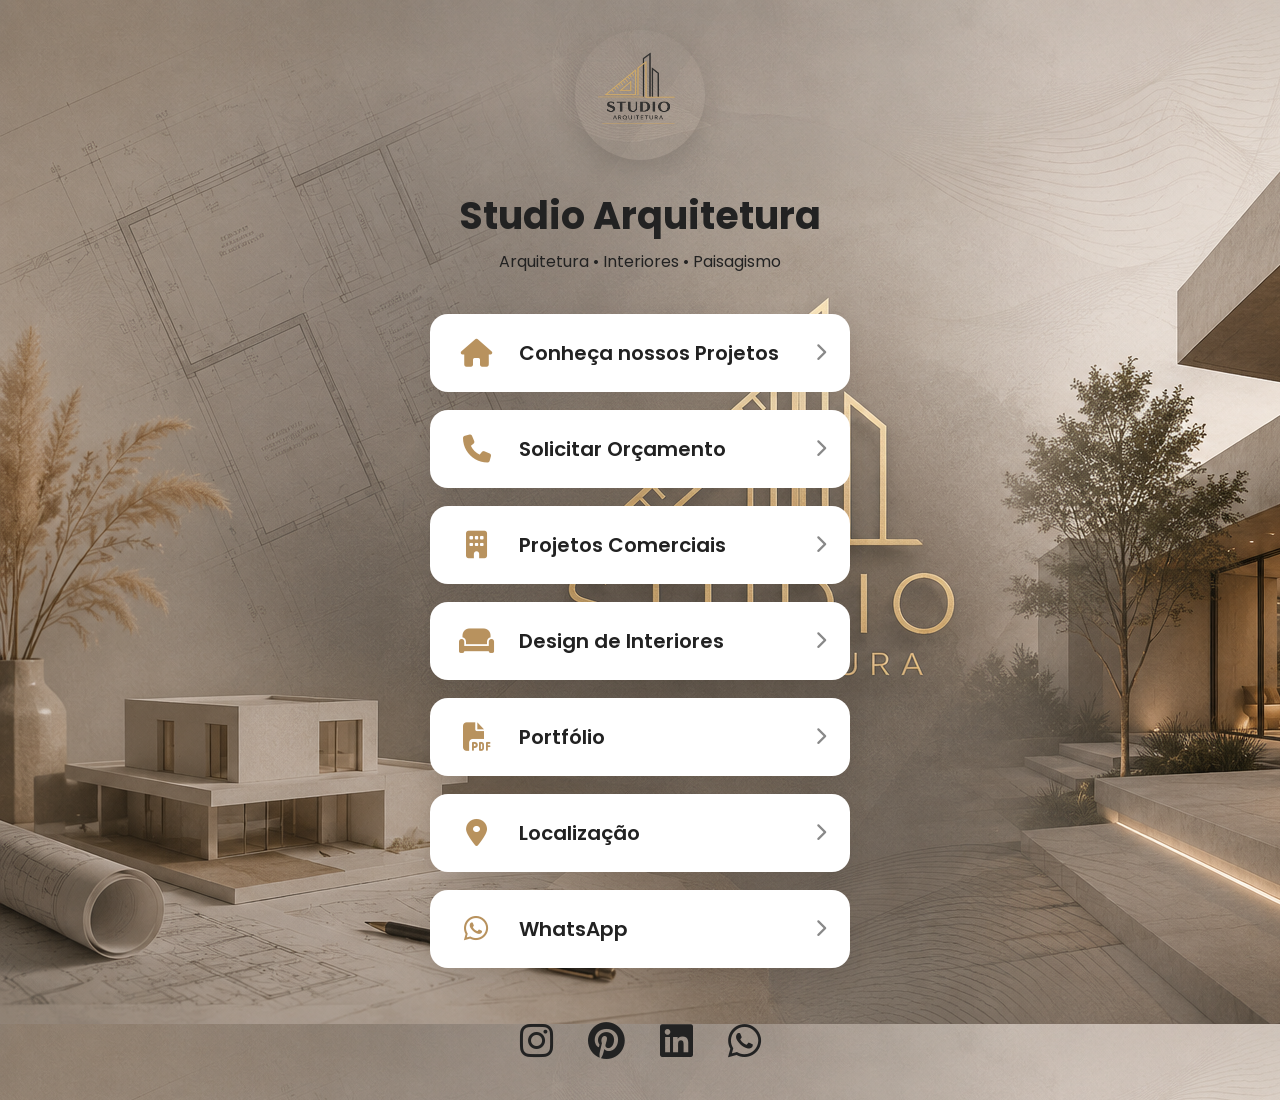
<file: index.html>
<!DOCTYPE html>
<html lang="pt-BR">

<head>

<meta charset="UTF-8">
<meta name="viewport" content="width=device-width, initial-scale=1.0">

<title>Studio Arquitetura</title>

<link rel="stylesheet" href="style.css">

<link rel="preconnect" href="https://fonts.googleapis.com">
<link rel="preconnect" href="https://fonts.gstatic.com">

<link href="https://fonts.googleapis.com/css2?family=Poppins:wght@300;400;500;600;700&display=swap" rel="stylesheet">

<link rel="stylesheet"
href="https://cdnjs.cloudflare.com/ajax/libs/font-awesome/6.5.2/css/all.min.css">

</head>

<body>

<div class="container">

<img src="logo/logo.png" class="logo">

<h1>Studio Arquitetura</h1>

<p>Arquitetura • Interiores • Paisagismo</p>

<div class="links">

<a href="projetos.html" class="card">

<i class="fa-solid fa-house"></i>

<span>Conheça nossos Projetos</span>

<i class="fa-solid fa-chevron-right seta"></i>

</a>

<a href="#" class="card">

<i class="fa-solid fa-phone"></i>

<span>Solicitar Orçamento</span>

<i class="fa-solid fa-chevron-right seta"></i>

</a>

<a href="p.comerciais.html" class="card">

<i class="fa-solid fa-building"></i>

<span>Projetos Comerciais</span>

<i class="fa-solid fa-chevron-right seta"></i>

</a>

<a href="desingn.html" class="card">

<i class="fa-solid fa-couch"></i>

<span>Design de Interiores</span>

<i class="fa-solid fa-chevron-right seta"></i>

</a>

<a href="#" class="card">

<i class="fa-solid fa-file-pdf"></i>

<span>Portfólio</span>

<i class="fa-solid fa-chevron-right seta"></i>

</a>

<a href="#" class="card">

<i class="fa-solid fa-location-dot"></i>

<span>Localização</span>

<i class="fa-solid fa-chevron-right seta"></i>

</a>

<a href="#" class="card">

<i class="fa-brands fa-whatsapp"></i>

<span>WhatsApp</span>

<i class="fa-solid fa-chevron-right seta"></i>

</a>

</div>

<div class="social">

<a href="#"><i class="fab fa-instagram"></i></a>

<a href="#"><i class="fab fa-pinterest"></i></a>

<a href="#"><i class="fab fa-linkedin"></i></a>

<a href="#"><i class="fab fa-whatsapp"></i></a>

</div>

</div>

<script src="script.js"></script>

</body>
</html>
</file>
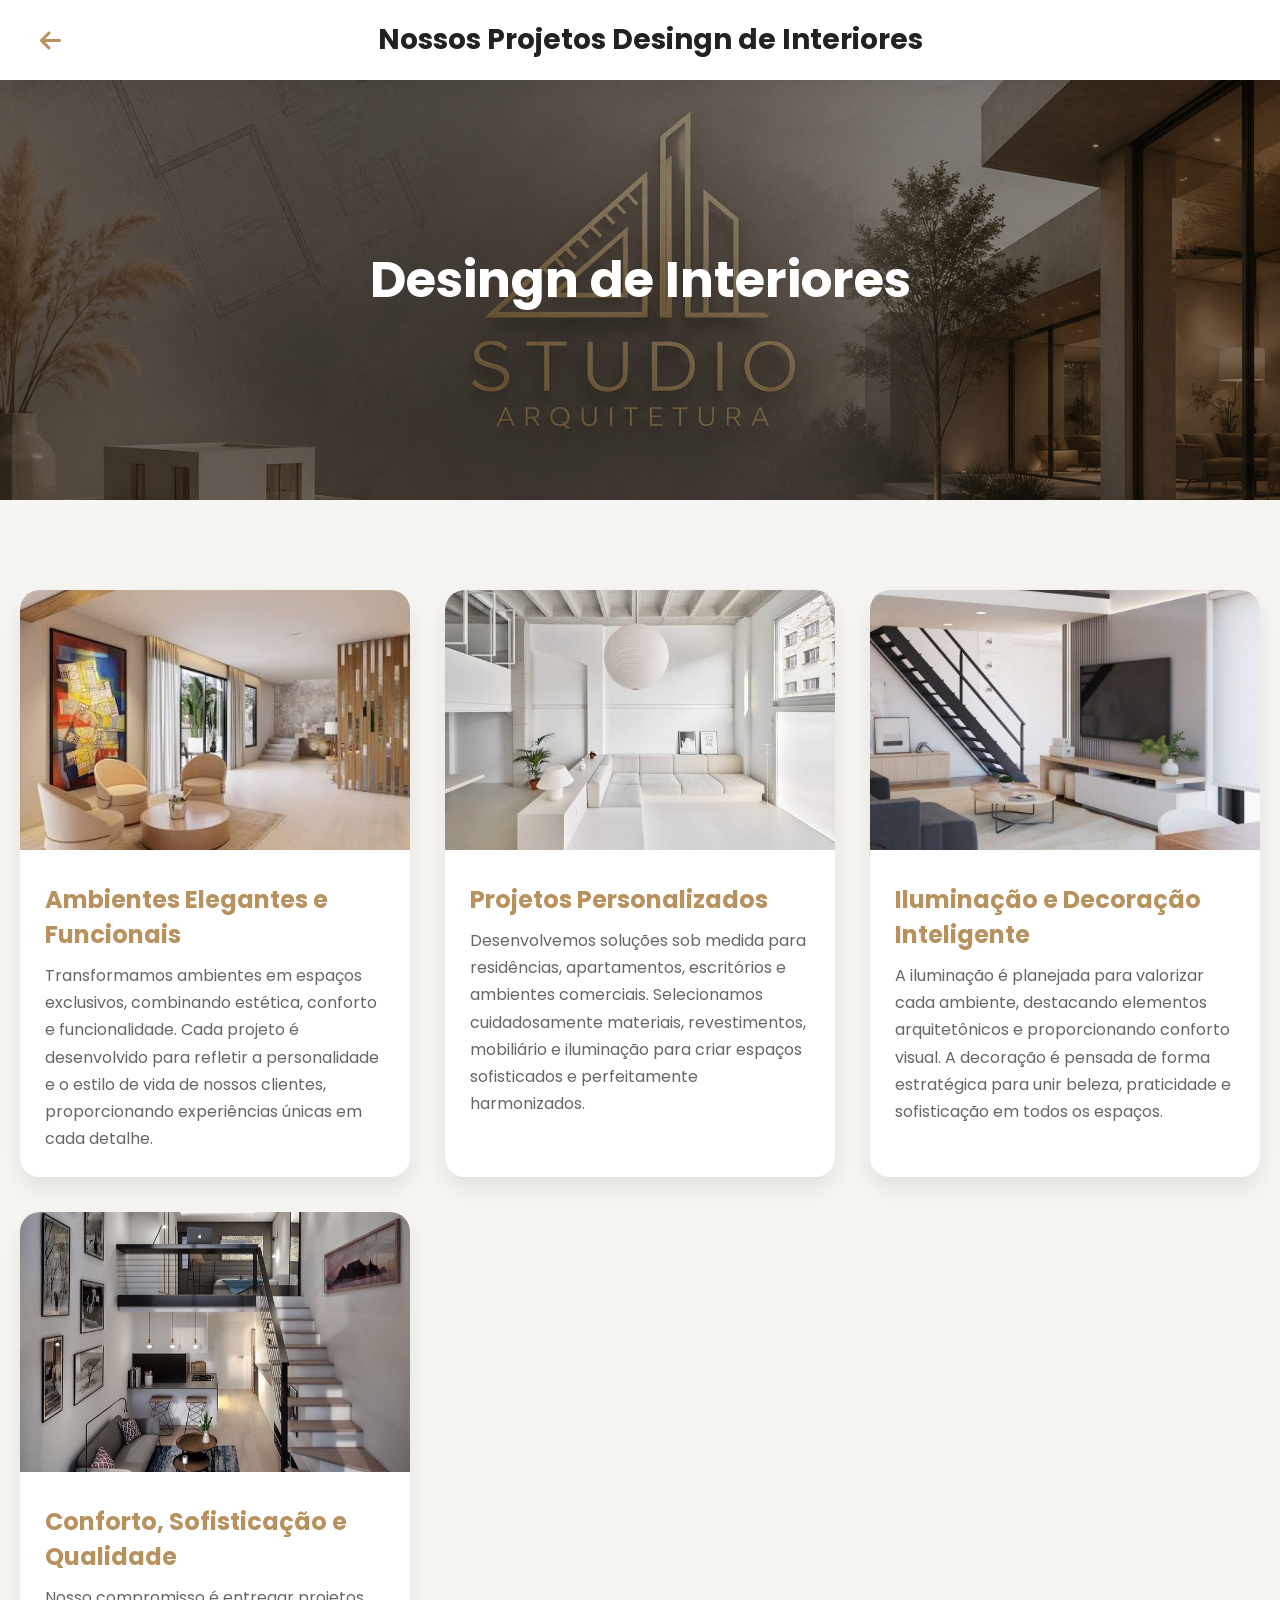
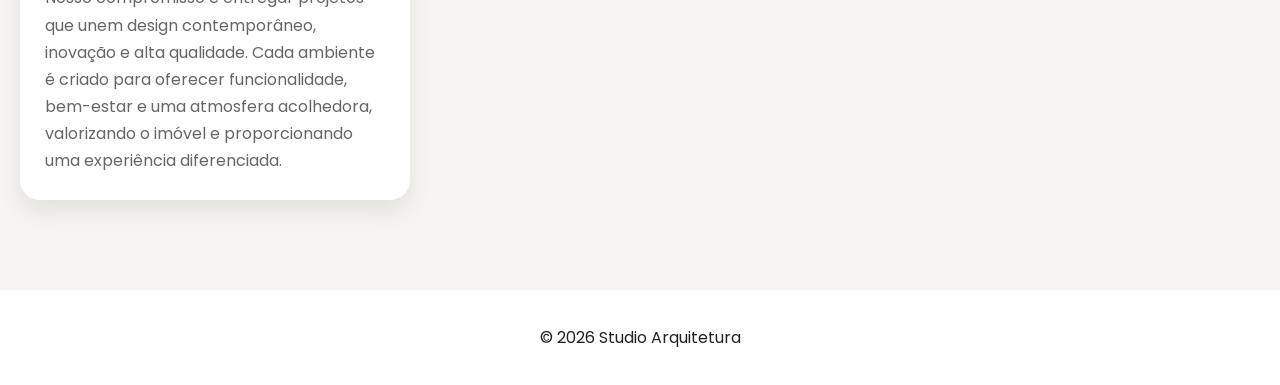
<file: desingn.html>
<!DOCTYPE html>
<html lang="pt-BR">

<head>

    <meta charset="UTF-8">
    <meta name="viewport" content="width=device-width, initial-scale=1.0">

    <title>Projetos | Studio Arquitetura</title>

    <link rel="stylesheet" href="desingn.css">

    <link rel="preconnect" href="https://fonts.googleapis.com">

    <link href="https://fonts.googleapis.com/css2?family=Poppins:wght@300;400;500;600;700&display=swap"
        rel="stylesheet">

    <link rel="stylesheet" href="https://cdnjs.cloudflare.com/ajax/libs/font-awesome/6.5.2/css/all.min.css">

</head>

<div class="lightbox" id="lightbox">

    <button class="fechar" id="fechar">
        &times;
    </button>

    <img id="imagemGrande">

</div>

<body>

    <header>

        <a href="index.html" class="voltar">
            <i class="fa-solid fa-arrow-left"></i>
        </a>

        <h1>Nossos Projetos Desingn de Interiores</h1>

    </header>

    <section class="banner">

        <div class="overlay">

            <h2>Desingn de Interiores</h2>

        </div>

    </section>

    <section class="grid">

        <div class="card">

            <img src="assentes/di-1.jpeg">

            <div class="info">

                <h3>Ambientes Elegantes e Funcionais</h3>

                <p> Transformamos ambientes em espaços exclusivos, combinando estética,
                    conforto e funcionalidade. Cada projeto é desenvolvido para refletir
                    a personalidade e o estilo de vida de nossos clientes, proporcionando
                    experiências únicas em cada detalhe.</p>

            </div>

        </div>

        <div class="card">

            <img src="assentes/di-2.jpeg">

            <div class="info">

                <h3>Projetos Personalizados</h3>

                <p>Desenvolvemos soluções sob medida para residências, apartamentos,
                    escritórios e ambientes comerciais. Selecionamos cuidadosamente
                    materiais, revestimentos, mobiliário e iluminação para criar espaços
                    sofisticados e perfeitamente harmonizados.</p>

            </div>

        </div>

        <div class="card">

            <img src="assentes/di-3.jpeg">

            <div class="info">

                <h3>Iluminação e Decoração Inteligente</h3>

                <p>A iluminação é planejada para valorizar cada ambiente, destacando
                    elementos arquitetônicos e proporcionando conforto visual. A decoração
                    é pensada de forma estratégica para unir beleza, praticidade e
                    sofisticação em todos os espaços.</p>

            </div>

        </div>

        <div class="card">

            <img src="assentes/di-4.jpg">

            <div class="info">

                <h3>Conforto, Sofisticação e Qualidade</h3>

                <p>Nosso compromisso é entregar projetos que unem design contemporâneo,
                    inovação e alta qualidade. Cada ambiente é criado para oferecer
                    funcionalidade, bem-estar e uma atmosfera acolhedora, valorizando o
                    imóvel e proporcionando uma experiência diferenciada.</p>

            </div>

        </div>

    </section>

    <footer>

        <p>© 2026 Studio Arquitetura</p>

    </footer>

    <script src="desingn.js"></script>

</body>

</html>
</file>
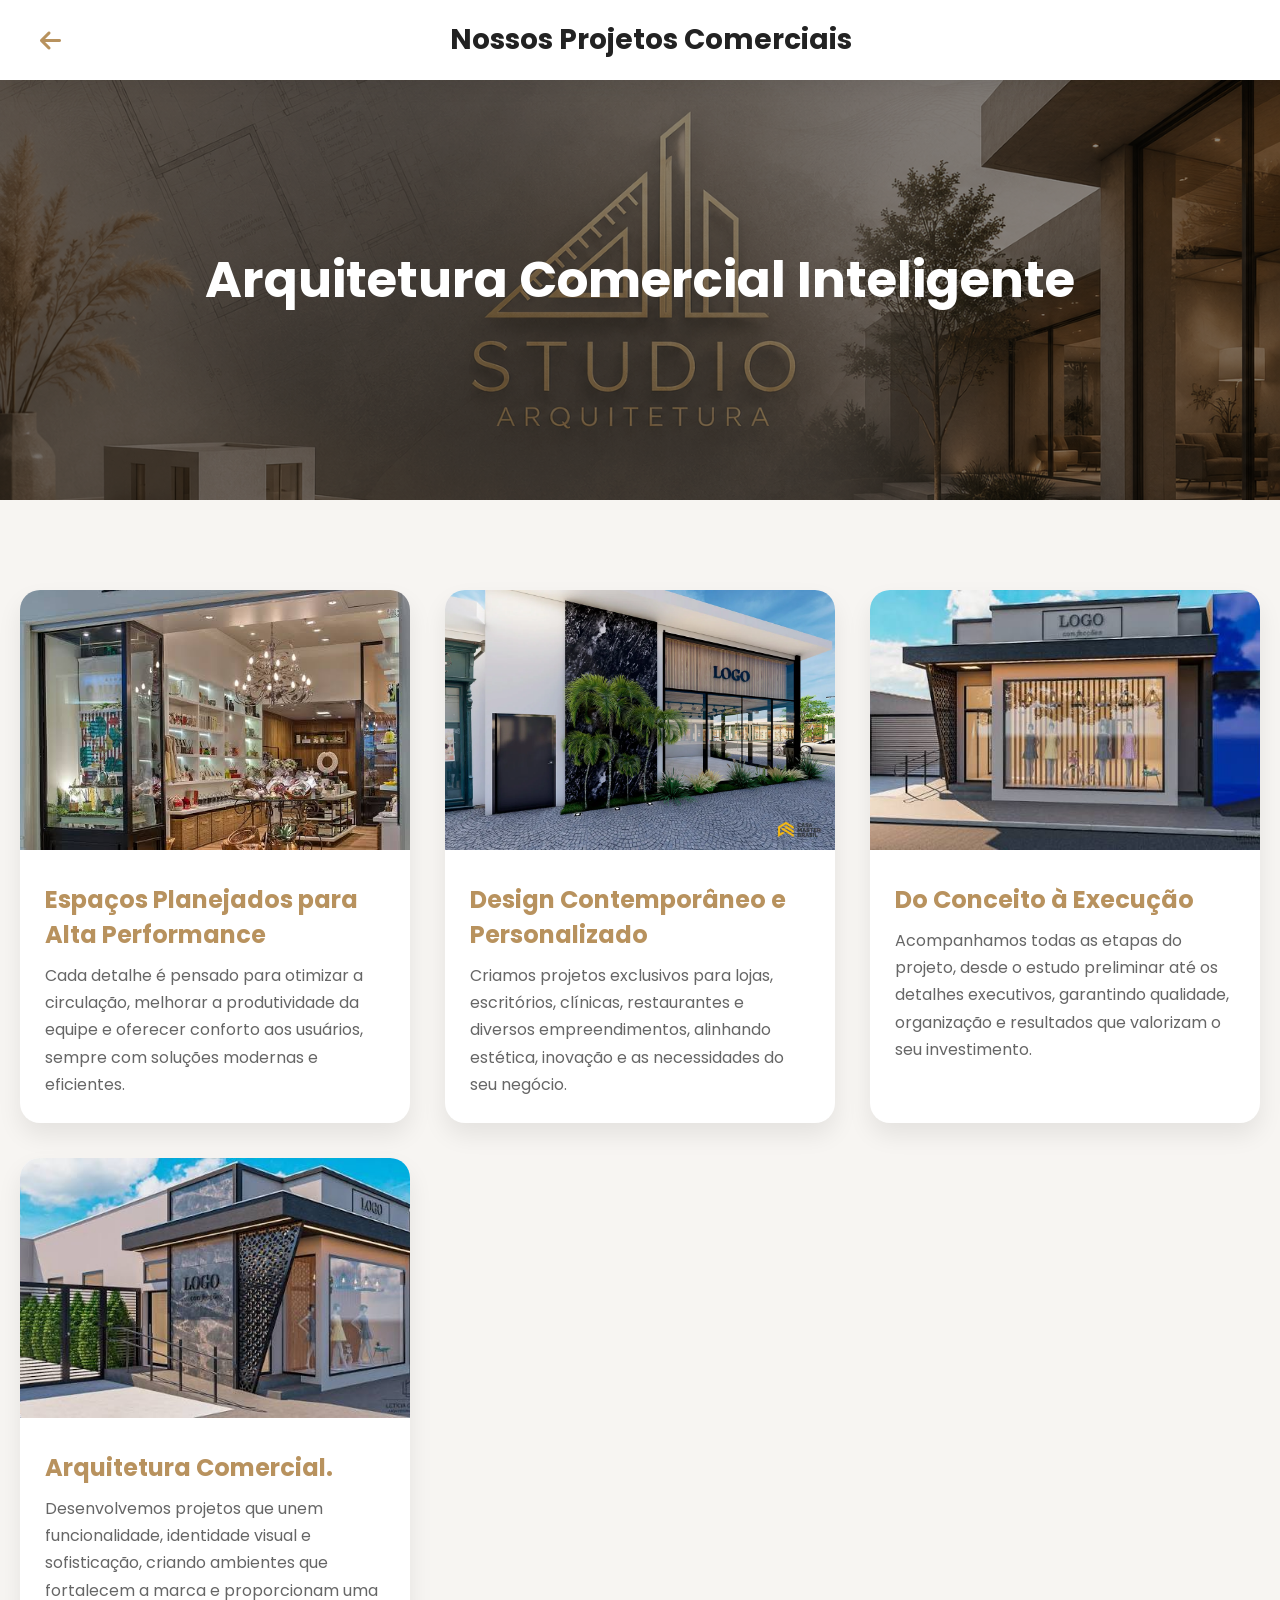
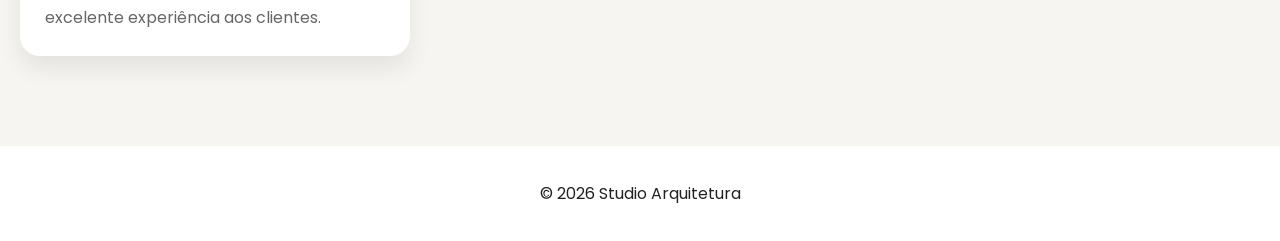
<file: p.comerciais.html>
<!DOCTYPE html>
<html lang="pt-BR">

<head>

    <meta charset="UTF-8">
    <meta name="viewport" content="width=device-width, initial-scale=1.0">

    <title>Projetos | Studio Arquitetura</title>

    <link rel="stylesheet" href="p.comerciais.css">

    <link rel="preconnect" href="https://fonts.googleapis.com">

    <link href="https://fonts.googleapis.com/css2?family=Poppins:wght@300;400;500;600;700&display=swap"
        rel="stylesheet">

    <link rel="stylesheet" href="https://cdnjs.cloudflare.com/ajax/libs/font-awesome/6.5.2/css/all.min.css">

</head>

<div class="lightbox" id="lightbox">

    <button class="fechar" id="fechar">
        &times;
    </button>

    <img id="imagemGrande">

</div>

<body>

    <header>

        <a href="index.html" class="voltar">
            <i class="fa-solid fa-arrow-left"></i>
        </a>

        <h1>Nossos Projetos Comerciais</h1>

    </header>

    <section class="banner">

        <div class="overlay">

            <h2>Arquitetura Comercial Inteligente</h2>

        </div>

    </section>

    <section class="grid">

        <div class="card">

            <img src="assentes/pc-1.jpeg">

            <div class="info">

                <h3>Espaços Planejados para Alta Performance</h3>

                <p>Cada detalhe é pensado para otimizar a circulação, melhorar a
                    produtividade da equipe e oferecer conforto aos usuários, sempre com
                    soluções modernas e eficientes.</p>

            </div>

        </div>

        <div class="card">

            <img src="assentes/pc-2.webp">

            <div class="info">

                <h3>Design Contemporâneo e Personalizado</h3>

                <p> Criamos projetos exclusivos para lojas, escritórios, clínicas,
                    restaurantes e diversos empreendimentos, alinhando estética,
                    inovação e as necessidades do seu negócio.</p>

            </div>

        </div>

        <div class="card">

            <img src="assentes/pc-3.jpeg">

            <div class="info">

                <h3>Do Conceito à Execução</h3>

                <p>Acompanhamos todas as etapas do projeto, desde o estudo preliminar
                    até os detalhes executivos, garantindo qualidade, organização e
                    resultados que valorizam o seu investimento.</p>

            </div>

        </div>

        <div class="card">

            <img src="assentes/pc-4.jpeg">

            <div class="info">

                <h3>Arquitetura Comercial.</h3>

                <p> Desenvolvemos projetos que unem funcionalidade, identidade visual e
                sofisticação, criando ambientes que fortalecem a marca e proporcionam
                uma excelente experiência aos clientes.</p>

            </div>

        </div>

    </section>

    <footer>

        <p>© 2026 Studio Arquitetura</p>

    </footer>

    <script src="p.comerciais.js"></script>

</body>

</html>
</file>
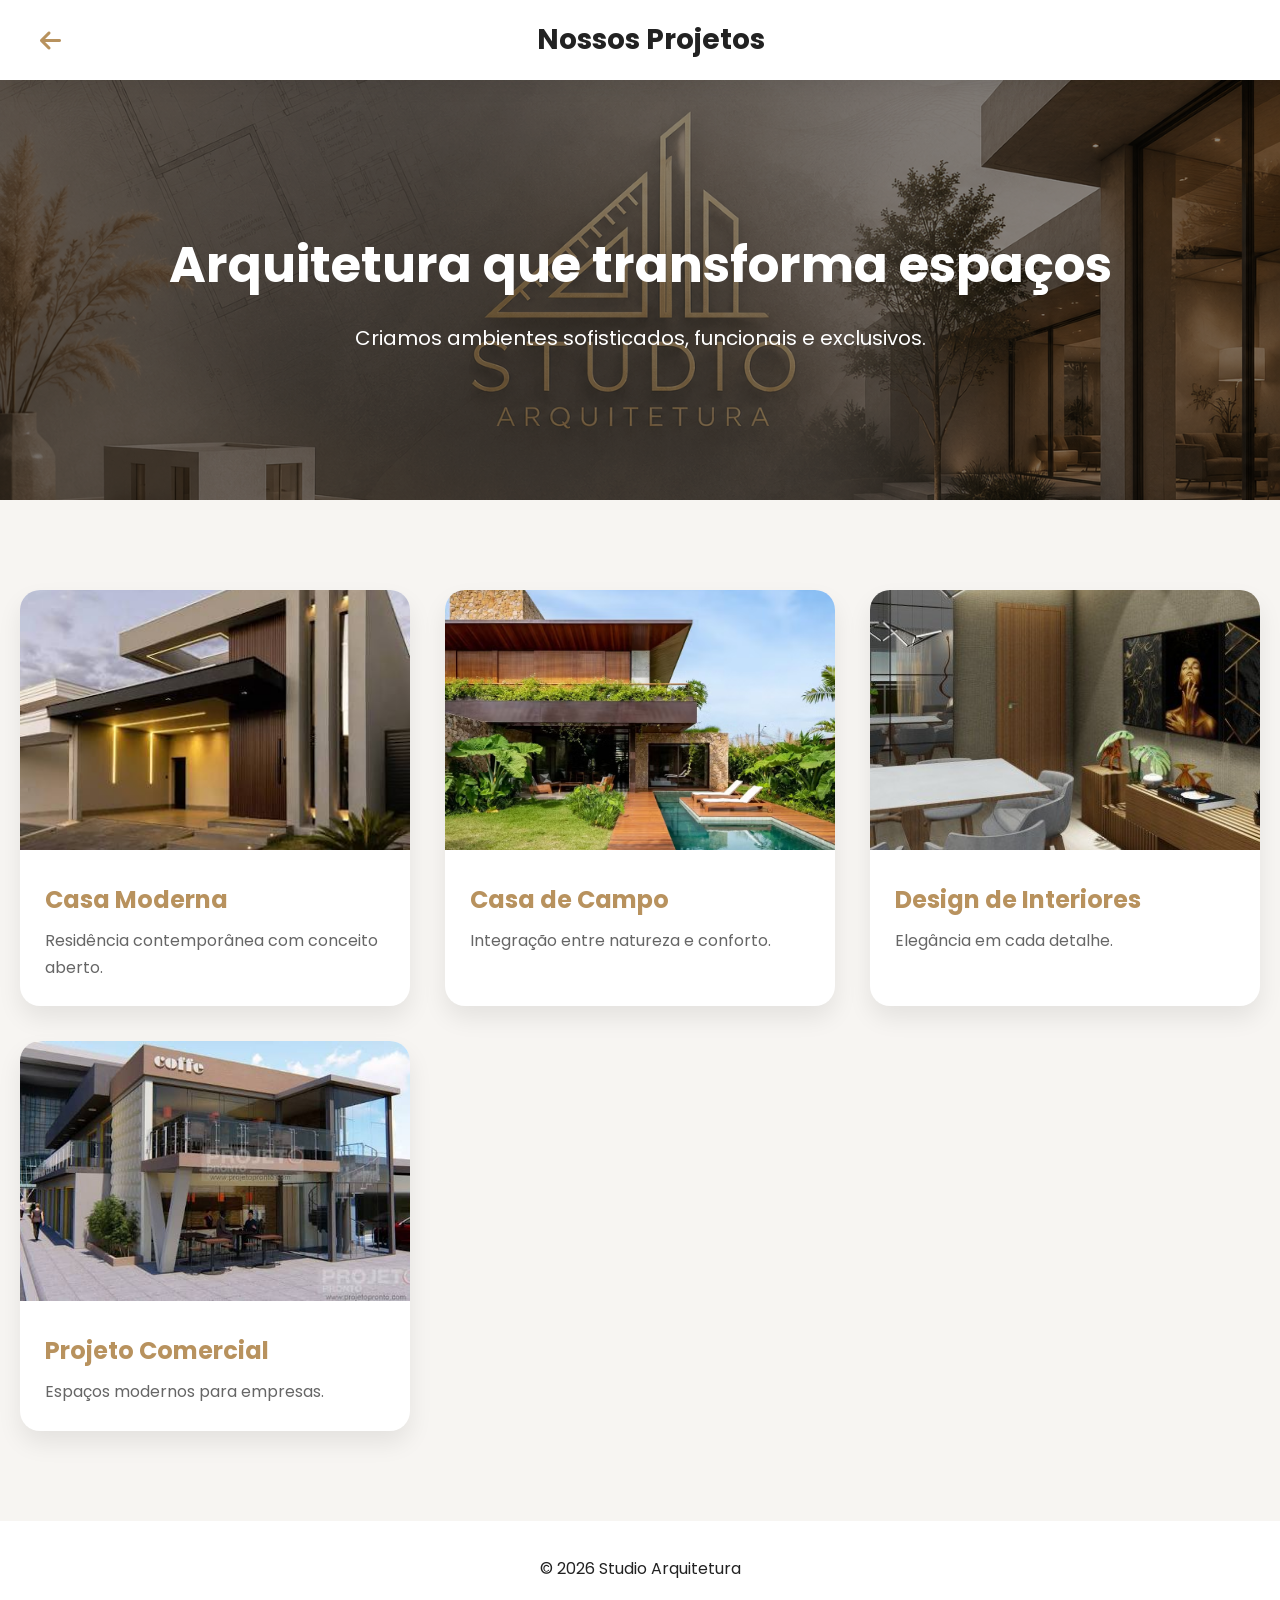
<file: projetos.html>
<!DOCTYPE html>
<html lang="pt-BR">

<head>

<meta charset="UTF-8">
<meta name="viewport" content="width=device-width, initial-scale=1.0">

<title>Projetos | Studio Arquitetura</title>

<link rel="stylesheet" href="projetos.css">

<link rel="preconnect" href="https://fonts.googleapis.com">

<link href="https://fonts.googleapis.com/css2?family=Poppins:wght@300;400;500;600;700&display=swap" rel="stylesheet">

<link rel="stylesheet"
href="https://cdnjs.cloudflare.com/ajax/libs/font-awesome/6.5.2/css/all.min.css">

</head>

<div class="lightbox" id="lightbox">

    <button class="fechar" id="fechar">
        &times;
    </button>

    <img id="imagemGrande">

</div>

<body>

<header>

<a href="index.html" class="voltar">
<i class="fa-solid fa-arrow-left"></i>
</a>

<h1>Nossos Projetos</h1>

</header>

<section class="banner">

<div class="overlay">

<h2>Arquitetura que transforma espaços</h2>

<p>
Criamos ambientes sofisticados, funcionais e exclusivos.
</p>

</div>

</section>

<section class="grid">

<div class="card">

<img src="assentes/casa-1.jpeg">

<div class="info">

<h3>Casa Moderna</h3>

<p>Residência contemporânea com conceito aberto.</p>

</div>

</div>

<div class="card">

<img src="assentes/casa-2.avif">

<div class="info">

<h3>Casa de Campo</h3>

<p>Integração entre natureza e conforto.</p>

</div>

</div>

<div class="card">

<img src="assentes/casa-3.jpg">

<div class="info">

<h3>Design de Interiores</h3>

<p>Elegância em cada detalhe.</p>

</div>

</div>

<div class="card">

<img src="assentes/casa-4.jpeg">

<div class="info">

<h3>Projeto Comercial</h3>

<p>Espaços modernos para empresas.</p>

</div>

</div>

</section>

<footer>

<p>© 2026 Studio Arquitetura</p>

</footer>

<script src="projetos.js"></script>

</body>

</html>
</file>
<file: style.css>
*{

margin:0;
padding:0;
box-sizing:border-box;

font-family:'Poppins',sans-serif;

}

body{

background-image: url(logo/bg.png);

display:flex;

justify-content:center;

align-items:center;

min-height:100vh;

}

.container{

width:100%;

max-width:480px;

padding:30px;

text-align:center;

}

.logo{

width:130px;

height:130px;

border-radius:50%;

object-fit:cover;

margin-bottom:20px;

box-shadow:0 10px 30px rgba(0,0,0,.15);

}

h1{

font-size:38px;

color:#222;

margin-bottom:5px;

}

p{

color:#222;

margin-bottom:40px;

}

.links{

display:flex;

flex-direction:column;

gap:18px;

}

.card{

background:white;

border-radius:18px;

padding:24px;

display:flex;

align-items:center;

justify-content:space-between;

text-decoration:none;

color:#222;

box-shadow:0 10px 25px rgba(0,0,0,.08);

transition:.3s;

}

.card:hover{

transform:translateY(-5px);

box-shadow:0 20px 40px rgba(0,0,0,.15);

}

.card i:first-child{

font-size:28px;

width:45px;

color:#B8925E;

}

.card span{

flex:1;

text-align:left;

font-size:20px;

font-weight:600;

margin-left:20px;

}

.seta{

font-size:18px;

color:#888;

}

.social{

display:flex;

justify-content:center;

gap:35px;

margin-top:45px;

}

.social a{

font-size:38px;

color:#222;

transition:.3s;

}

.social a:hover{

color:chartreuse;

transform:scale(1.2);

}

@media(max-width:500px){

.container{

padding:20px;

}

.card{

padding:20px;

}

.card span{

font-size:17px;

}

.logo{

width:110px;

height:110px;

}

}
</file>
<file: desingn.css>
*{

margin:0;
padding:0;
box-sizing:border-box;
font-family:Poppins,sans-serif;

}

body{

background:#f7f5f2;
color:#222;

}

header{

height:80px;

display:flex;

align-items:center;

padding:0 40px;

background:white;

box-shadow:0 5px 20px rgba(0,0,0,.08);

position:sticky;

top:0;

z-index:99;

}

header h1{

margin:auto;

font-size:28px;

}

.voltar{

font-size:24px;

color:#b8925e;

text-decoration:none;

}

.banner{

height:420px;

background:url(logo/bg.png) center/cover;

display:flex;

justify-content:center;

align-items:center;

}

.overlay{

width:100%;

height:100%;

background:rgba(0,0,0,.45);

display:flex;

flex-direction:column;

justify-content:center;

align-items:center;

color:white;

text-align:center;

padding:30px;

}

.overlay h2{

font-size:50px;

margin-bottom:20px;

}

.overlay p{

font-size:20px;

max-width:700px;

}

.grid{

max-width:1300px;

margin:70px auto;

display:grid;

grid-template-columns:repeat(auto-fit,minmax(320px,1fr));

gap:35px;

padding:20px;

}

.card{

background:white;

border-radius:20px;

overflow:hidden;

box-shadow:0 12px 25px rgba(0,0,0,.08);

transition:.4s;

cursor:pointer;

}

.card:hover{

transform:translateY(-12px);

box-shadow:0 25px 45px rgba(0,0,0,.18);

}

.card img{

width:100%;

height:260px;

object-fit:cover;

}

/* ===========================
   LIGHTBOX
=========================== */

.lightbox{

    position:fixed;
    inset:0;

    background:rgba(0,0,0,.85);

    display:flex;
    justify-content:center;
    align-items:center;

    opacity:0;
    visibility:hidden;

    transition:.35s;

    z-index:9999;

}

.lightbox.active{

    opacity:1;
    visibility:visible;

}

.lightbox img{

    max-width:90%;
    max-height:90vh;

    border-radius:18px;

    box-shadow:0 20px 60px rgba(0,0,0,.45);

    transform:scale(.7);

    transition:.35s;

}

.lightbox.active img{

    transform:scale(1);

}

.fechar{

    position:absolute;

    top:30px;
    right:40px;

    width:50px;
    height:50px;

    border:none;

    border-radius:50%;

    background:white;

    color:#222;

    font-size:28px;

    cursor:pointer;

    transition:.3s;

}

.fechar:hover{

    background:#b8925e;
    color:white;

}

.card img{

    cursor:zoom-in;

}

.info{

padding:25px;

}

.info h3{

margin-bottom:10px;

color:#b8925e;

font-size:24px;

}

.info p{

color:#666;

line-height:1.7;

}

footer{

text-align:center;

padding:35px;

background:white;

margin-top:60px;

}
</file>
<file: p.comerciais.css>
*{

margin:0;
padding:0;
box-sizing:border-box;
font-family:Poppins,sans-serif;

}

body{

background:#f7f5f2;
color:#222;

}

header{

height:80px;

display:flex;

align-items:center;

padding:0 40px;

background:white;

box-shadow:0 5px 20px rgba(0,0,0,.08);

position:sticky;

top:0;

z-index:99;

}

header h1{

margin:auto;

font-size:28px;

}

.voltar{

font-size:24px;

color:#b8925e;

text-decoration:none;

}

.banner{

height:420px;

background:url(logo/bg.png) center/cover;

display:flex;

justify-content:center;

align-items:center;

}

.overlay{

width:100%;

height:100%;

background:rgba(0,0,0,.45);

display:flex;

flex-direction:column;

justify-content:center;

align-items:center;

color:white;

text-align:center;

padding:30px;

}

.overlay h2{

font-size:50px;

margin-bottom:20px;

}

.overlay p{

font-size:20px;

max-width:700px;

}

.grid{

max-width:1300px;

margin:70px auto;

display:grid;

grid-template-columns:repeat(auto-fit,minmax(320px,1fr));

gap:35px;

padding:20px;

}

.card{

background:white;

border-radius:20px;

overflow:hidden;

box-shadow:0 12px 25px rgba(0,0,0,.08);

transition:.4s;

cursor:pointer;

}

.card:hover{

transform:translateY(-12px);

box-shadow:0 25px 45px rgba(0,0,0,.18);

}

.card img{

width:100%;

height:260px;

object-fit:cover;

}

/* ===========================
   LIGHTBOX
=========================== */

.lightbox{

    position:fixed;
    inset:0;

    background:rgba(0,0,0,.85);

    display:flex;
    justify-content:center;
    align-items:center;

    opacity:0;
    visibility:hidden;

    transition:.35s;

    z-index:9999;

}

.lightbox.active{

    opacity:1;
    visibility:visible;

}

.lightbox img{

    max-width:90%;
    max-height:90vh;

    border-radius:18px;

    box-shadow:0 20px 60px rgba(0,0,0,.45);

    transform:scale(.7);

    transition:.35s;

}

.lightbox.active img{

    transform:scale(1);

}

.fechar{

    position:absolute;

    top:30px;
    right:40px;

    width:50px;
    height:50px;

    border:none;

    border-radius:50%;

    background:white;

    color:#222;

    font-size:28px;

    cursor:pointer;

    transition:.3s;

}

.fechar:hover{

    background:#b8925e;
    color:white;

}

.card img{

    cursor:zoom-in;

}

.info{

padding:25px;

}

.info h3{

margin-bottom:10px;

color:#b8925e;

font-size:24px;

}

.info p{

color:#666;

line-height:1.7;

}

footer{

text-align:center;

padding:35px;

background:white;

margin-top:60px;

}
</file>
<file: projetos.css>
*{

margin:0;
padding:0;
box-sizing:border-box;
font-family:Poppins,sans-serif;

}

body{

background:#f7f5f2;
color:#222;

}

header{

height:80px;

display:flex;

align-items:center;

padding:0 40px;

background:white;

box-shadow:0 5px 20px rgba(0,0,0,.08);

position:sticky;

top:0;

z-index:99;

}

header h1{

margin:auto;

font-size:28px;

}

.voltar{

font-size:24px;

color:#b8925e;

text-decoration:none;

}

.banner{

height:420px;

background:url(logo/bg.png) center/cover;

display:flex;

justify-content:center;

align-items:center;

}

.overlay{

width:100%;

height:100%;

background:rgba(0,0,0,.45);

display:flex;

flex-direction:column;

justify-content:center;

align-items:center;

color:white;

text-align:center;

padding:30px;

}

.overlay h2{

font-size:50px;

margin-bottom:20px;

}

.overlay p{

font-size:20px;

max-width:700px;

}

.grid{

max-width:1300px;

margin:70px auto;

display:grid;

grid-template-columns:repeat(auto-fit,minmax(320px,1fr));

gap:35px;

padding:20px;

}

.card{

background:white;

border-radius:20px;

overflow:hidden;

box-shadow:0 12px 25px rgba(0,0,0,.08);

transition:.4s;

cursor:pointer;

}

.card:hover{

transform:translateY(-12px);

box-shadow:0 25px 45px rgba(0,0,0,.18);

}

.card img{

width:100%;

height:260px;

object-fit:cover;

}

/* ===========================
   LIGHTBOX
=========================== */

.lightbox{

    position:fixed;
    inset:0;

    background:rgba(0,0,0,.85);

    display:flex;
    justify-content:center;
    align-items:center;

    opacity:0;
    visibility:hidden;

    transition:.35s;

    z-index:9999;

}

.lightbox.active{

    opacity:1;
    visibility:visible;

}

.lightbox img{

    max-width:90%;
    max-height:90vh;

    border-radius:18px;

    box-shadow:0 20px 60px rgba(0,0,0,.45);

    transform:scale(.7);

    transition:.35s;

}

.lightbox.active img{

    transform:scale(1);

}

.fechar{

    position:absolute;

    top:30px;
    right:40px;

    width:50px;
    height:50px;

    border:none;

    border-radius:50%;

    background:white;

    color:#222;

    font-size:28px;

    cursor:pointer;

    transition:.3s;

}

.fechar:hover{

    background:#b8925e;
    color:white;

}

.card img{

    cursor:zoom-in;

}

.info{

padding:25px;

}

.info h3{

margin-bottom:10px;

color:#b8925e;

font-size:24px;

}

.info p{

color:#666;

line-height:1.7;

}

footer{

text-align:center;

padding:35px;

background:white;

margin-top:60px;

}
</file>
